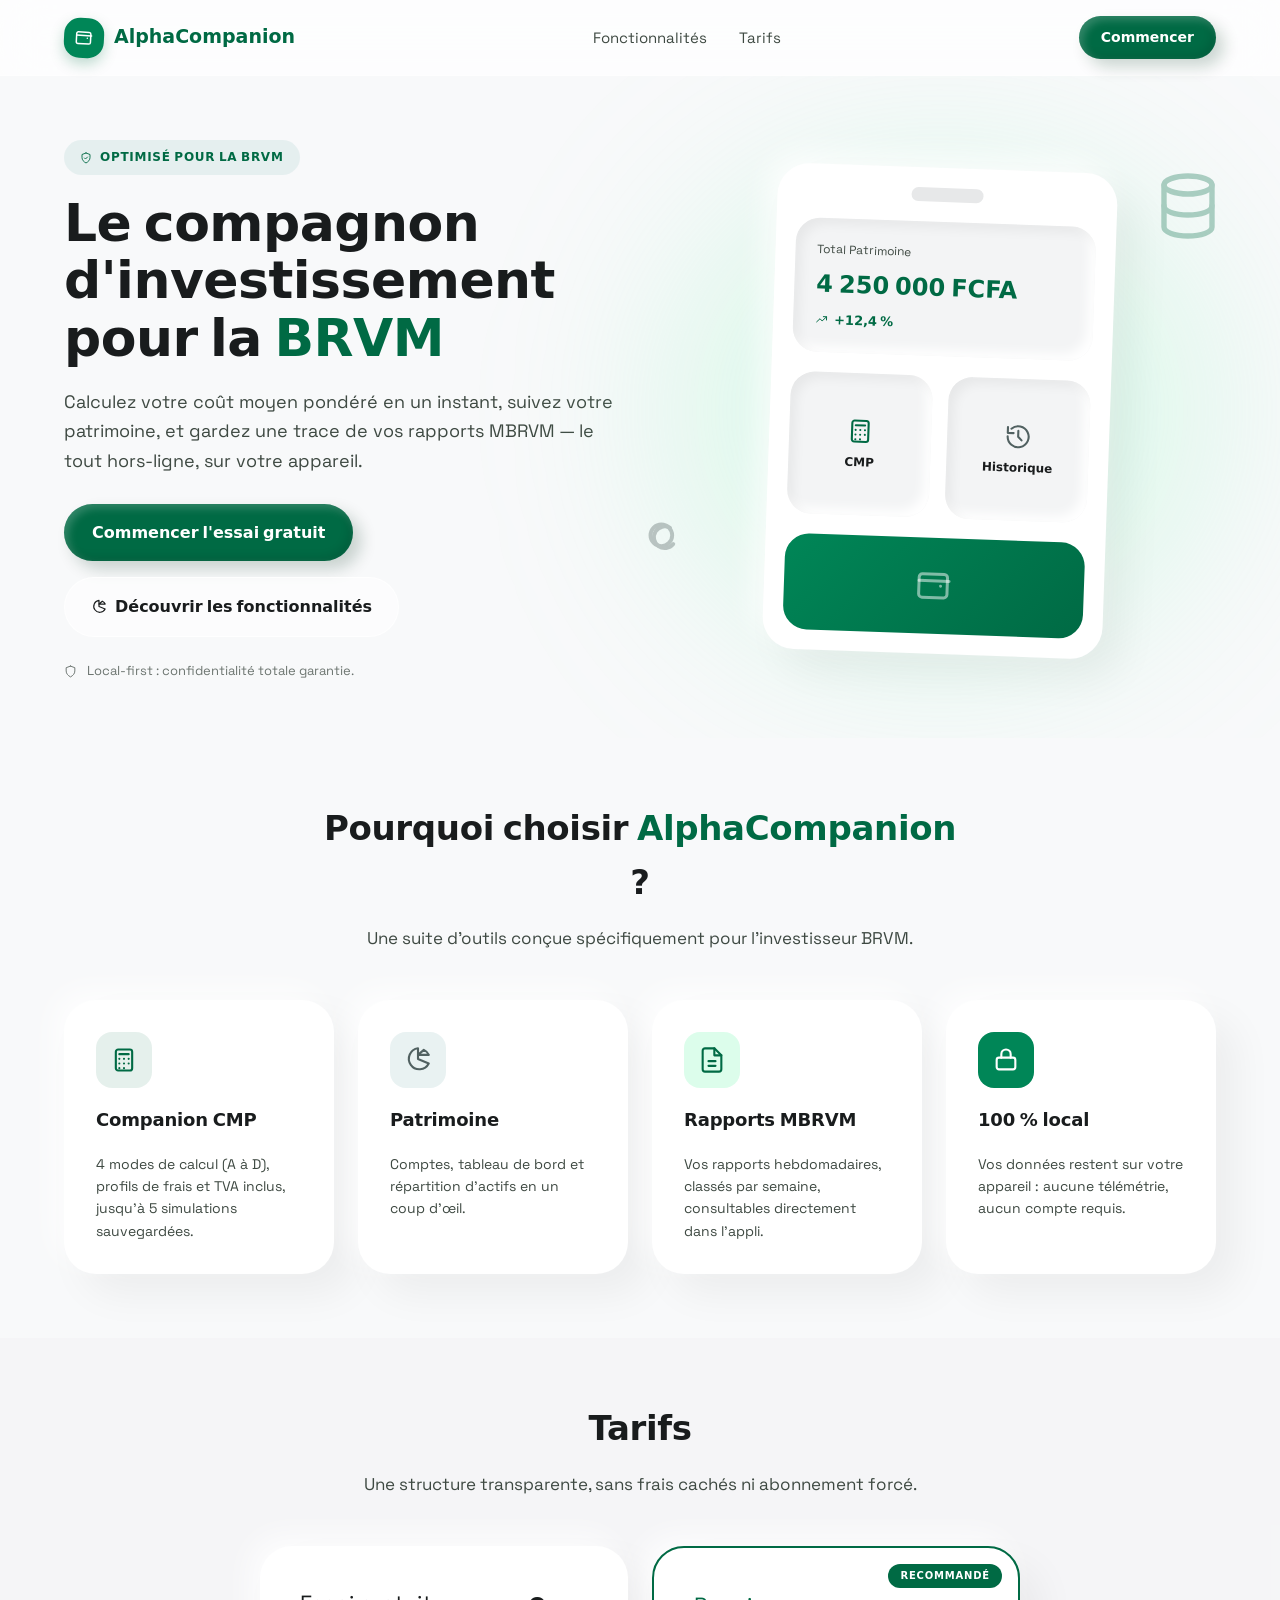
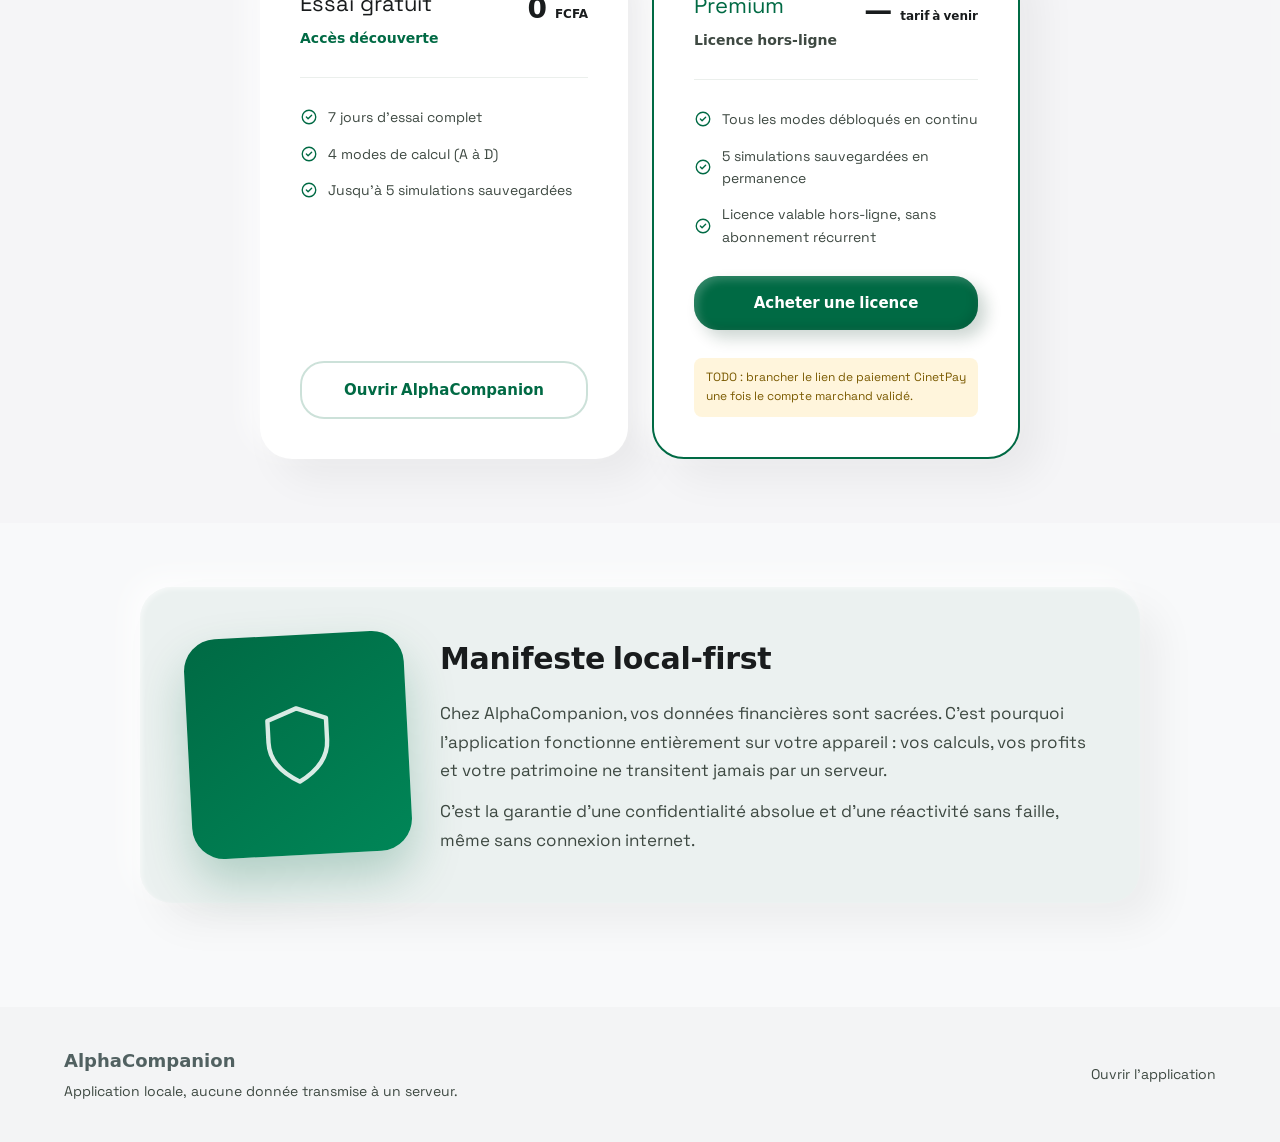
<file: index.html>
<!doctype html>
<html lang="fr">
  <head>
    <meta charset="UTF-8" />
    <link rel="icon" type="image/svg+xml" href="favicon.svg" />
    <meta name="viewport" content="width=device-width, initial-scale=1.0" />
    <meta name="theme-color" content="#006a44" />
    <meta
      name="description"
      content="AlphaCompanion — calculez votre coût moyen pondéré (CMP), suivez votre patrimoine et consultez vos rapports BRVM. Essai gratuit 7 jours."
    />
    <title>AlphaCompanion — Companion CMP &amp; Patrimoine BRVM</title>
    <link rel="stylesheet" href="style.css" />
  </head>
  <body>
    <!-- Icônes SVG maison (pas de police d'icônes externe) -->
    <svg style="display: none">
      <symbol id="icone-wallet" viewBox="0 0 24 24"><path d="M3 7a2 2 0 0 1 2-2h13a2 2 0 0 1 2 2v10a2 2 0 0 1-2 2H5a2 2 0 0 1-2-2V7Z" /><path d="M16 12h.01" /><path d="M3 9h18" /></symbol>
      <symbol id="icone-verified" viewBox="0 0 24 24"><path d="m9 12 2 2 4-4" /><path d="M12 2 4 5v6c0 5 3.4 8.5 8 11 4.6-2.5 8-6 8-11V5l-8-3Z" /></symbol>
      <symbol id="icone-shield" viewBox="0 0 24 24"><path d="M12 2 4 5v6c0 5 3.4 8.5 8 11 4.6-2.5 8-6 8-11V5l-8-3Z" /></symbol>
      <symbol id="icone-calc" viewBox="0 0 24 24"><rect x="5" y="3" width="14" height="18" rx="2" /><path d="M8 7h8M8 11h.01M12 11h.01M16 11h.01M8 15h.01M12 15h.01M16 15h.01M8 19h.01M12 19h.01" /></symbol>
      <symbol id="icone-pie" viewBox="0 0 24 24"><path d="M21.2 15a9 9 0 1 1-9.2-13v9.2Z" /><path d="M17 3.3a9 9 0 0 1 4.3 4.3H12l5-4.3Z" /></symbol>
      <symbol id="icone-doc" viewBox="0 0 24 24"><path d="M14 2H6a2 2 0 0 0-2 2v16a2 2 0 0 0 2 2h12a2 2 0 0 0 2-2V8Z" /><path d="M14 2v6h6" /><path d="M9 13h6M9 17h6" /></symbol>
      <symbol id="icone-lock" viewBox="0 0 24 24"><rect x="4" y="10" width="16" height="10" rx="2" /><path d="M8 10V7a4 4 0 0 1 8 0v3" /></symbol>
      <symbol id="icone-check" viewBox="0 0 24 24"><circle cx="12" cy="12" r="9" /><path d="m8.5 12 2.3 2.3L15.5 9.6" /></symbol>
      <symbol id="icone-trending" viewBox="0 0 24 24"><path d="m3 17 6-6 4 4 8-8" /><path d="M15 7h6v6" /></symbol>
      <symbol id="icone-history" viewBox="0 0 24 24"><path d="M3 12a9 9 0 1 0 3-6.7" /><path d="M3 4v5h5" /><path d="M12 7v5l3 3" /></symbol>
      <symbol id="icone-database" viewBox="0 0 24 24"><ellipse cx="12" cy="5" rx="8" ry="3" /><path d="M4 5v14c0 1.7 3.6 3 8 3s8-1.3 8-3V5" /><path d="M4 12c0 1.7 3.6 3 8 3s8-1.3 8-3" /></symbol>
      <symbol id="icone-coins" viewBox="0 0 24 24"><circle cx="8" cy="8" r="5" /><path d="M13.5 12A5 5 0 1 1 12 4.5" /></symbol>
    </svg>

    <header class="entete verre" id="entete">
      <div class="conteneur">
        <div class="marque">
          <span class="marque-pastille"><svg class="icone"><use href="#icone-wallet" /></svg></span>
          <span class="marque-texte">AlphaCompanion</span>
        </div>
        <nav class="nav-liens">
          <a href="#fonctionnalites">Fonctionnalités</a>
          <a href="#tarifs">Tarifs</a>
        </nav>
        <a class="clay-bouton" href="#tarifs" style="text-decoration: none; display: inline-flex; align-items: center;">Commencer</a>
      </div>
    </header>

    <main>
      <section class="hero">
        <div class="conteneur">
          <div>
            <span class="hero-pastille">
              <svg class="icone"><use href="#icone-verified" /></svg>
              Optimisé pour la BRVM
            </span>
            <h1>Le compagnon d'investissement pour la <span>BRVM</span></h1>
            <p class="hero-intro">
              Calculez votre coût moyen pondéré en un instant, suivez votre patrimoine, et gardez une trace
              de vos rapports MBRVM — le tout hors-ligne, sur votre appareil.
            </p>
            <div class="hero-cta">
              <a class="clay-bouton" href="#tarifs" style="text-decoration: none; display: inline-flex; align-items: center;">
                Commencer l'essai gratuit
              </a>
              <a class="bouton-verre" href="#fonctionnalites">
                <svg class="icone"><use href="#icone-pie" /></svg>
                Découvrir les fonctionnalités
              </a>
            </div>
            <div class="hero-note">
              <svg class="icone"><use href="#icone-shield" /></svg>
              <span>Local-first : confidentialité totale garantie.</span>
            </div>
          </div>

          <div class="hero-visuel">
            <div class="hero-visuel-lueur"></div>
            <div class="mockup clay-carte">
              <div class="mockup-encoche"></div>
              <div class="mockup-stat concave">
                <span class="mockup-stat-label">Total Patrimoine</span>
                <span class="mockup-stat-valeur">4 250 000 FCFA</span>
                <span class="mockup-stat-delta">
                  <svg class="icone"><use href="#icone-trending" /></svg>
                  +12,4 %
                </span>
              </div>
              <div class="mockup-grille">
                <div class="mockup-tuile mockup-tuile--primaire concave">
                  <svg class="icone"><use href="#icone-calc" /></svg>
                  <span>CMP</span>
                </div>
                <div class="mockup-tuile mockup-tuile--secondaire concave">
                  <svg class="icone"><use href="#icone-history" /></svg>
                  <span>Historique</span>
                </div>
              </div>
              <div class="mockup-bas">
                <svg class="icone"><use href="#icone-wallet" /></svg>
              </div>
            </div>
            <span class="deco-flottante deco-flottante--1 flotte"><svg class="icone"><use href="#icone-database" /></svg></span>
            <span class="deco-flottante deco-flottante--2 flotte"><svg class="icone"><use href="#icone-coins" /></svg></span>
          </div>
        </div>
      </section>

      <section class="section" id="fonctionnalites">
        <div class="conteneur">
          <div class="section-entete">
            <h2>Pourquoi choisir <span>AlphaCompanion</span> ?</h2>
            <p>Une suite d'outils conçue spécifiquement pour l'investisseur BRVM.</p>
          </div>
          <div class="grille-fonctionnalites">
            <div class="carte-fonctionnalite clay-carte">
              <span class="fonctionnalite-icone fonctionnalite-icone--1"><svg class="icone"><use href="#icone-calc" /></svg></span>
              <h3>Companion CMP</h3>
              <p>4 modes de calcul (A à D), profils de frais et TVA inclus, jusqu'à 5 simulations sauvegardées.</p>
            </div>
            <div class="carte-fonctionnalite clay-carte">
              <span class="fonctionnalite-icone fonctionnalite-icone--2"><svg class="icone"><use href="#icone-pie" /></svg></span>
              <h3>Patrimoine</h3>
              <p>Comptes, tableau de bord et répartition d'actifs en un coup d'œil.</p>
            </div>
            <div class="carte-fonctionnalite clay-carte">
              <span class="fonctionnalite-icone fonctionnalite-icone--3"><svg class="icone"><use href="#icone-doc" /></svg></span>
              <h3>Rapports MBRVM</h3>
              <p>Vos rapports hebdomadaires, classés par semaine, consultables directement dans l'appli.</p>
            </div>
            <div class="carte-fonctionnalite clay-carte">
              <span class="fonctionnalite-icone fonctionnalite-icone--4"><svg class="icone"><use href="#icone-lock" /></svg></span>
              <h3>100 % local</h3>
              <p>Vos données restent sur votre appareil : aucune télémétrie, aucun compte requis.</p>
            </div>
          </div>
        </div>
      </section>

      <section class="section section--tarifs" id="tarifs">
        <div class="conteneur">
          <div class="section-entete">
            <h2>Tarifs</h2>
            <p>Une structure transparente, sans frais cachés ni abonnement forcé.</p>
          </div>
          <div class="grille-tarifs">
            <div class="plan clay-carte">
              <div class="plan-entete">
                <div>
                  <div class="plan-nom">Essai gratuit</div>
                  <div class="plan-sous-titre">Accès découverte</div>
                </div>
                <div class="plan-prix">
                  <span class="plan-prix-montant">0</span>
                  <span class="plan-prix-devise">FCFA</span>
                </div>
              </div>
              <div class="plan-separateur"></div>
              <ul class="plan-liste">
                <li><svg class="icone"><use href="#icone-check" /></svg> 7 jours d'essai complet</li>
                <li><svg class="icone"><use href="#icone-check" /></svg> 4 modes de calcul (A à D)</li>
                <li><svg class="icone"><use href="#icone-check" /></svg> Jusqu'à 5 simulations sauvegardées</li>
              </ul>
              <a class="plan-cta plan-cta--secondaire" href="https://alpha-companion-i6c8.vercel.app/">Ouvrir AlphaCompanion</a>
            </div>

            <div class="plan clay-carte plan--premium">
              <span class="plan-badge">Recommandé</span>
              <div class="plan-entete">
                <div>
                  <div class="plan-nom">Premium</div>
                  <div class="plan-sous-titre">Licence hors-ligne</div>
                </div>
                <div class="plan-prix">
                  <span class="plan-prix-montant">—</span>
                  <span class="plan-prix-devise">tarif à venir</span>
                </div>
              </div>
              <div class="plan-separateur"></div>
              <ul class="plan-liste">
                <li><svg class="icone"><use href="#icone-check" /></svg> Tous les modes débloqués en continu</li>
                <li><svg class="icone"><use href="#icone-check" /></svg> 5 simulations sauvegardées en permanence</li>
                <li><svg class="icone"><use href="#icone-check" /></svg> Licence valable hors-ligne, sans abonnement récurrent</li>
              </ul>
              <a class="plan-cta clay-bouton" href="#" data-lien-paiement-todo style="text-decoration: none; display: flex; align-items: center; justify-content: center;">
                Acheter une licence
              </a>
              <p class="mention-todo">
                TODO : brancher le lien de paiement CinetPay une fois le compte marchand validé.
              </p>
            </div>
          </div>
        </div>
      </section>

      <section class="section">
        <div class="conteneur">
          <div class="manifeste clay-carte">
            <div class="manifeste-visuel">
              <svg class="icone"><use href="#icone-shield" /></svg>
            </div>
            <div class="manifeste-texte">
              <h2>Manifeste local-first</h2>
              <p>
                Chez AlphaCompanion, vos données financières sont sacrées. C'est pourquoi l'application
                fonctionne entièrement sur votre appareil : vos calculs, vos profits et votre patrimoine ne
                transitent jamais par un serveur.
              </p>
              <p>C'est la garantie d'une confidentialité absolue et d'une réactivité sans faille, même sans connexion internet.</p>
            </div>
          </div>
        </div>
      </section>
    </main>

    <footer class="pied">
      <div class="conteneur">
        <div>
          <div class="pied-marque">AlphaCompanion</div>
          <p class="pied-tagline">Application locale, aucune donnée transmise à un serveur.</p>
        </div>
        <div class="pied-liens">
          <a href="https://alpha-companion-i6c8.vercel.app/">Ouvrir l'application</a>
        </div>
      </div>
    </footer>

    <script>
      window.addEventListener('scroll', () => {
        document.getElementById('entete').classList.toggle('entete--scrolled', window.scrollY > 20)
      })
    </script>
  </body>
</html>
</file>
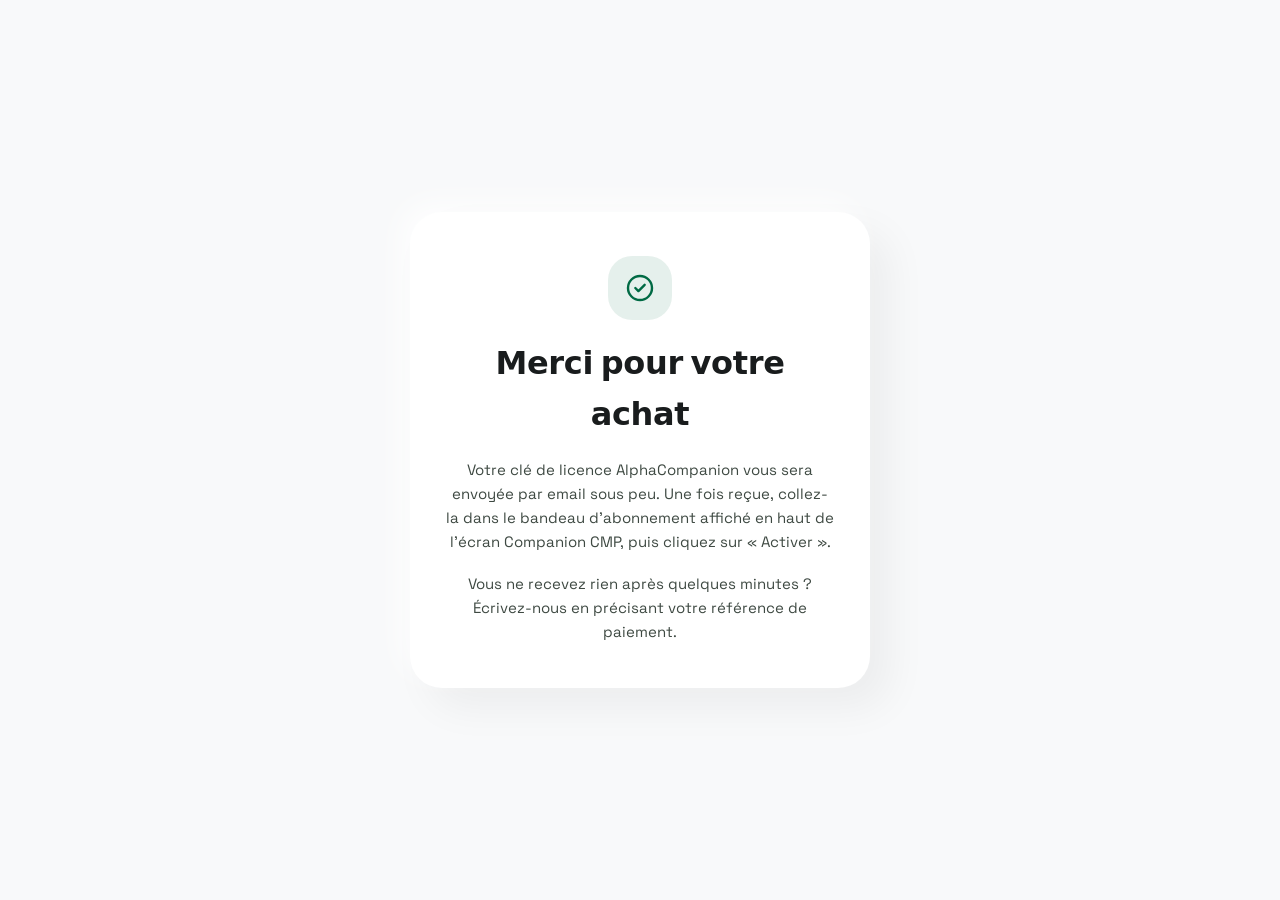
<file: merci.html>
<!doctype html>
<html lang="fr">
  <head>
    <meta charset="UTF-8" />
    <link rel="icon" type="image/svg+xml" href="favicon.svg" />
    <meta name="viewport" content="width=device-width, initial-scale=1.0" />
    <meta name="theme-color" content="#006a44" />
    <meta name="robots" content="noindex" />
    <title>Merci — AlphaCompanion</title>
    <link rel="stylesheet" href="style.css" />
  </head>
  <body>
    <svg style="display: none">
      <symbol id="icone-check" viewBox="0 0 24 24"><circle cx="12" cy="12" r="9" /><path d="m8.5 12 2.3 2.3L15.5 9.6" /></symbol>
    </svg>

    <div class="merci">
      <div class="merci-panneau clay-carte">
        <span class="merci-icone"><svg class="icone"><use href="#icone-check" /></svg></span>
        <h1>Merci pour votre achat</h1>
        <p>
          Votre clé de licence AlphaCompanion vous sera envoyée par email sous peu. Une fois reçue, collez-la
          dans le bandeau d'abonnement affiché en haut de l'écran Companion CMP, puis cliquez sur « Activer ».
        </p>
        <p>
          Vous ne recevez rien après quelques minutes&nbsp;? Écrivez-nous en précisant votre référence de
          paiement.
        </p>
      </div>
    </div>
  </body>
</html>
</file>
<file: style.css>
/* Design "Neo-Tactile Finance" (claymorphism + glassmorphism) — repris de
   stitch_alphacompanion_brvm_investment_tracker/{DESIGN.md,code.html}, réécrit en CSS
   auto-hébergé sans Tailwind CDN ni Google Fonts CDN pour rester cohérent avec le reste
   du site (aucune dépendance externe). Seule la graisse 500 existe pour Space Grotesk :
   elle sert d'alias pour le poids 400 (pas de fichier regular disponible), différence
   visuelle négligeable. */

@font-face {
  font-family: 'Space Grotesk';
  font-style: normal;
  font-weight: 400 500;
  font-display: swap;
  src: url('fonts/space-grotesk-500.woff2') format('woff2');
}
@font-face {
  font-family: 'Space Grotesk';
  font-style: normal;
  font-weight: 600;
  font-display: swap;
  src: url('fonts/space-grotesk-600.woff2') format('woff2');
}
@font-face {
  font-family: 'Space Grotesk';
  font-style: normal;
  font-weight: 700;
  font-display: swap;
  src: url('fonts/space-grotesk-700.woff2') format('woff2');
}

:root {
  --surface: #f8f9fa;
  --surface-container-lowest: #ffffff;
  --surface-container-low: #f3f4f5;
  --surface-container: #edeeef;
  --surface-container-high: #e7e8e9;
  --on-surface: #191c1d;
  --on-surface-variant: #3e4942;
  --outline-variant: #bdcabf;
  --primary: #006a44;
  --primary-container: #008657;
  --on-primary: #ffffff;
  --primary-fixed: #8df8be;
  --secondary: #516161;
  --secondary-container: #d4e6e5;

  --font: 'Space Grotesk', ui-sans-serif, system-ui, sans-serif;

  --rayon-sm: 0.5rem;
  --rayon-md: 1rem;
  --rayon-lg: 1.5rem;
  --rayon-xl: 2rem;
}

* {
  box-sizing: border-box;
}

body {
  margin: 0;
  font: 16px/1.6 var(--font);
  font-weight: 400;
  color: var(--on-surface);
  background: var(--surface);
  -webkit-font-smoothing: antialiased;
}

h1, h2, h3 {
  font-family: var(--font);
  font-weight: 700;
  margin: 0;
  letter-spacing: -0.01em;
}

p {
  margin: 0;
}

a {
  color: inherit;
}

button {
  font-family: inherit;
  cursor: pointer;
}

.conteneur {
  max-width: 1200px;
  margin: 0 auto;
  padding: 0 24px;
}

.icone {
  width: 1em;
  height: 1em;
  fill: none;
  stroke: currentColor;
  stroke-width: 1.8;
  stroke-linecap: round;
  stroke-linejoin: round;
  flex-shrink: 0;
}

/* ---------- Claymorphism / glassmorphism (cf. DESIGN.md § Élévation & profondeur) ---------- */
.clay-bouton {
  background: var(--primary);
  border-radius: var(--rayon-xl);
  border: none;
  color: var(--on-primary);
  box-shadow:
    8px 8px 16px rgba(0, 50, 32, 0.2),
    -4px -4px 10px rgba(255, 255, 255, 0.1),
    inset 4px 4px 8px rgba(255, 255, 255, 0.2),
    inset -4px -4px 8px rgba(0, 0, 0, 0.1);
  transition: all 0.2s cubic-bezier(0.175, 0.885, 0.32, 1.275);
}

.clay-bouton:hover {
  transform: translateY(-2px);
  box-shadow:
    4px 4px 8px rgba(0, 50, 32, 0.2),
    inset 2px 2px 4px rgba(255, 255, 255, 0.2);
}

.clay-bouton:active {
  transform: scale(0.96);
  box-shadow:
    inset 4px 4px 12px rgba(0, 0, 0, 0.2),
    inset -2px -2px 6px rgba(255, 255, 255, 0.1);
}

.clay-carte {
  background: var(--surface-container-lowest);
  border-radius: var(--rayon-xl);
  box-shadow:
    20px 20px 40px rgba(0, 0, 0, 0.05),
    -10px -10px 30px rgba(255, 255, 255, 0.8),
    inset 2px 2px 5px rgba(255, 255, 255, 0.5);
  transition: transform 0.3s ease;
}

.concave {
  background: var(--surface-container-low);
  border-radius: var(--rayon-lg);
  box-shadow:
    inset 6px 6px 12px rgba(0, 0, 0, 0.05),
    inset -6px -6px 12px rgba(255, 255, 255, 1);
}

.verre {
  backdrop-filter: blur(24px);
  -webkit-backdrop-filter: blur(24px);
  background: rgba(255, 255, 255, 0.7);
}

@keyframes flotter {
  0%, 100% { transform: translateY(0) rotate(0deg); }
  50% { transform: translateY(-14px) rotate(3deg); }
}

.flotte {
  animation: flotter 4s ease-in-out infinite;
}

/* ---------- En-tête ---------- */
.entete {
  position: fixed;
  top: 0;
  left: 0;
  right: 0;
  z-index: 50;
  height: 76px;
  border-bottom: 1px solid rgba(255, 255, 255, 0.4);
  transition: box-shadow 0.3s ease;
}

.entete.entete--scrolled {
  box-shadow: 0 4px 20px rgba(25, 28, 29, 0.06);
}

.entete .conteneur {
  height: 100%;
  display: flex;
  align-items: center;
  justify-content: space-between;
}

.marque {
  display: flex;
  align-items: center;
  gap: 10px;
}

.marque-pastille {
  width: 40px;
  height: 40px;
  border-radius: var(--rayon-md);
  background: var(--primary-container);
  color: #fff;
  display: flex;
  align-items: center;
  justify-content: center;
  transform: rotate(3deg);
  box-shadow: 0 6px 14px rgba(0, 106, 68, 0.25);
  font-size: 20px;
}

.marque-texte {
  font-weight: 700;
  font-size: 19px;
  color: var(--primary);
}

.nav-liens {
  display: flex;
  align-items: center;
  gap: 32px;
}

.nav-liens a {
  font-size: 15px;
  color: var(--on-surface-variant);
  text-decoration: none;
  transition: color 0.2s ease;
}

.nav-liens a:hover {
  color: var(--primary);
}

.entete .clay-bouton {
  padding: 10px 22px;
  font-size: 14px;
  font-weight: 700;
}

@media (max-width: 720px) {
  .nav-liens {
    display: none;
  }
}

/* ---------- Hero ---------- */
main {
  padding-top: 76px;
}

.hero {
  padding: 64px 0 56px;
  position: relative;
  overflow: hidden;
}

.hero .conteneur {
  display: grid;
  grid-template-columns: 1fr;
  gap: 48px;
  align-items: center;
}

@media (min-width: 960px) {
  .hero .conteneur {
    grid-template-columns: 1fr 1fr;
  }
}

.hero-pastille {
  display: inline-flex;
  align-items: center;
  gap: 8px;
  padding: 8px 16px;
  border-radius: 999px;
  background: rgba(212, 230, 229, 0.5);
  color: var(--primary);
  font-size: 12px;
  font-weight: 600;
  letter-spacing: 0.06em;
  text-transform: uppercase;
  width: fit-content;
}

.hero h1 {
  margin-top: 20px;
  font-size: clamp(32px, 4.5vw, 52px);
  line-height: 1.1;
  max-width: 22ch;
}

.hero h1 span {
  color: var(--primary);
}

.hero-intro {
  margin-top: 20px;
  font-size: 18px;
  line-height: 1.65;
  color: var(--on-surface-variant);
  max-width: 46ch;
}

.hero-cta {
  display: flex;
  flex-wrap: wrap;
  gap: 16px;
  margin-top: 28px;
}

.hero-cta .clay-bouton {
  padding: 16px 28px;
  font-size: 16px;
  font-weight: 700;
}

.bouton-verre {
  display: inline-flex;
  align-items: center;
  gap: 8px;
  padding: 16px 26px;
  border-radius: 999px;
  background: rgba(255, 255, 255, 0.5);
  border: 1px solid rgba(255, 255, 255, 0.8);
  font-weight: 700;
  font-size: 16px;
  text-decoration: none;
  color: var(--on-surface);
  transition: background 0.2s ease;
}

.bouton-verre:hover {
  background: #fff;
}

.hero-note {
  display: flex;
  align-items: center;
  gap: 10px;
  margin-top: 24px;
  color: var(--on-surface-variant);
  opacity: 0.75;
  font-size: 13px;
}

/* ---------- Visuel hero (mockup mobile en clay, sans photo) ---------- */
.hero-visuel {
  position: relative;
  display: flex;
  justify-content: center;
}

.hero-visuel-lueur {
  position: absolute;
  inset: 0;
  background: rgba(141, 248, 190, 0.25);
  filter: blur(90px);
  border-radius: 999px;
}

.mockup {
  position: relative;
  width: 100%;
  max-width: 340px;
  padding: 20px;
  display: flex;
  flex-direction: column;
  gap: 20px;
  transform: rotate(2deg);
}

.mockup-encoche {
  width: 72px;
  height: 14px;
  border-radius: 999px;
  background: var(--surface-container-high);
  align-self: center;
}

.mockup-stat {
  padding: 22px;
  display: flex;
  flex-direction: column;
  gap: 6px;
}

.mockup-stat-label {
  font-size: 12px;
  color: var(--on-surface-variant);
}

.mockup-stat-valeur {
  font-size: 24px;
  font-weight: 700;
  color: var(--primary);
}

.mockup-stat-delta {
  display: flex;
  align-items: center;
  gap: 6px;
  color: var(--primary);
  font-weight: 700;
  font-size: 13px;
}

.mockup-grille {
  display: grid;
  grid-template-columns: 1fr 1fr;
  gap: 16px;
}

.mockup-tuile {
  aspect-ratio: 1;
  display: flex;
  flex-direction: column;
  align-items: center;
  justify-content: center;
  gap: 8px;
  font-size: 12px;
  font-weight: 600;
}

.mockup-tuile .icone {
  font-size: 28px;
}

.mockup-tuile--primaire .icone {
  color: var(--primary);
}

.mockup-tuile--secondaire .icone {
  color: var(--secondary);
}

.mockup-bas {
  border-radius: var(--rayon-lg);
  background: linear-gradient(135deg, var(--primary-container), var(--primary));
  height: 96px;
  display: flex;
  align-items: center;
  justify-content: center;
  color: rgba(255, 255, 255, 0.5);
}

.mockup-bas .icone {
  font-size: 40px;
}

.deco-flottante {
  position: absolute;
  color: var(--primary);
  opacity: 0.3;
}

.deco-flottante--1 {
  top: -8px;
  right: -8px;
  font-size: 72px;
}

.deco-flottante--2 {
  bottom: 60px;
  left: -20px;
  font-size: 52px;
  color: var(--secondary);
  opacity: 0.35;
}

/* ---------- Fonctionnalités ---------- */
.section {
  padding: 64px 0;
}

.section-entete {
  text-align: center;
  max-width: 640px;
  margin: 0 auto 48px;
}

.section-entete h2 {
  font-size: clamp(26px, 3.5vw, 34px);
}

.section-entete h2 span {
  color: var(--primary);
}

.section-entete p {
  margin-top: 14px;
  color: var(--on-surface-variant);
  font-size: 17px;
}

.grille-fonctionnalites {
  display: grid;
  grid-template-columns: repeat(auto-fit, minmax(220px, 1fr));
  gap: 24px;
}

.carte-fonctionnalite {
  padding: 32px;
  display: flex;
  flex-direction: column;
  gap: 18px;
  align-items: flex-start;
}

.carte-fonctionnalite:hover {
  transform: translateY(-8px);
}

.fonctionnalite-icone {
  width: 56px;
  height: 56px;
  border-radius: var(--rayon-md);
  display: flex;
  align-items: center;
  justify-content: center;
  font-size: 28px;
}

.fonctionnalite-icone--1 {
  background: rgba(0, 106, 68, 0.1);
  color: var(--primary);
}

.fonctionnalite-icone--2 {
  background: rgba(212, 230, 229, 0.5);
  color: var(--secondary);
}

.fonctionnalite-icone--3 {
  background: rgba(141, 248, 190, 0.3);
  color: var(--primary);
}

.fonctionnalite-icone--4 {
  background: var(--primary-container);
  color: #fff;
}

.carte-fonctionnalite h3 {
  font-size: 18px;
}

.carte-fonctionnalite p {
  color: var(--on-surface-variant);
  font-size: 14px;
  line-height: 1.6;
}

/* ---------- Tarifs ---------- */
.section--tarifs {
  background: rgba(243, 244, 245, 0.6);
  position: relative;
  overflow: hidden;
}

.grille-tarifs {
  display: grid;
  grid-template-columns: repeat(auto-fit, minmax(260px, 1fr));
  gap: 24px;
  max-width: 760px;
  margin: 0 auto;
}

.plan {
  padding: 40px;
  display: flex;
  flex-direction: column;
  gap: 28px;
  position: relative;
}

.plan--premium {
  border: 2px solid var(--primary);
}

.plan-badge {
  position: absolute;
  top: 16px;
  right: 16px;
  background: var(--primary);
  color: #fff;
  font-size: 10px;
  font-weight: 700;
  padding: 4px 12px;
  border-radius: 999px;
  text-transform: uppercase;
  letter-spacing: 0.08em;
}

.plan-entete {
  display: flex;
  justify-content: space-between;
  align-items: flex-start;
  gap: 12px;
}

.plan-nom {
  font-size: 22px;
}

.plan--premium .plan-nom {
  color: var(--primary);
}

.plan-sous-titre {
  margin-top: 6px;
  font-weight: 600;
  font-size: 14px;
  color: var(--primary);
}

.plan--premium .plan-sous-titre {
  color: var(--on-surface-variant);
}

.plan-prix {
  text-align: right;
  white-space: nowrap;
}

.plan-prix-montant {
  font-size: 28px;
  font-weight: 700;
}

.plan-prix-devise {
  font-size: 12px;
  font-weight: 600;
  margin-left: 4px;
}

.plan-separateur {
  height: 1px;
  background: var(--outline-variant);
  opacity: 0.3;
}

.plan-liste {
  list-style: none;
  margin: 0;
  padding: 0;
  display: flex;
  flex-direction: column;
  gap: 14px;
}

.plan-liste li {
  display: flex;
  align-items: center;
  gap: 10px;
  font-size: 14px;
  color: var(--on-surface-variant);
}

.plan-liste .icone {
  color: var(--primary);
  font-size: 18px;
}

.plan-cta {
  margin-top: auto;
  text-align: center;
  padding: 15px;
  border-radius: var(--rayon-lg);
  font-weight: 700;
  font-size: 15px;
  text-decoration: none;
}

.plan-cta--secondaire {
  border: 2px solid rgba(0, 106, 68, 0.2);
  color: var(--primary);
  background: transparent;
  transition: background 0.2s ease;
}

.plan-cta--secondaire:hover {
  background: rgba(0, 106, 68, 0.05);
}

.mention-todo {
  font-size: 12px;
  color: #7a5a00;
  background: rgba(255, 200, 60, 0.18);
  padding: 10px 12px;
  border-radius: var(--rayon-sm);
}

/* ---------- Manifeste local-first ---------- */
.manifeste {
  padding: 32px;
  display: flex;
  flex-direction: column;
  gap: 32px;
  align-items: center;
  background: rgba(0, 106, 68, 0.05);
  max-width: 1000px;
  margin: 0 auto;
}

@media (min-width: 800px) {
  .manifeste {
    flex-direction: row;
    padding: 48px;
  }
}

.manifeste-visuel {
  flex-shrink: 0;
  width: 100%;
  max-width: 220px;
  aspect-ratio: 1;
  border-radius: var(--rayon-xl);
  background: linear-gradient(145deg, var(--primary), var(--primary-container));
  display: flex;
  align-items: center;
  justify-content: center;
  color: rgba(255, 255, 255, 0.85);
  transform: rotate(-3deg);
  box-shadow: 0 24px 48px rgba(0, 106, 68, 0.25);
}

.manifeste-visuel .icone {
  font-size: 88px;
  stroke-width: 1.2;
}

.manifeste-texte h2 {
  font-size: clamp(24px, 3vw, 30px);
}

.manifeste-texte p {
  margin-top: 16px;
  color: var(--on-surface-variant);
  font-size: 17px;
  line-height: 1.7;
}

.manifeste-texte p + p {
  margin-top: 12px;
}

/* ---------- Pied de page ---------- */
.pied {
  background: var(--surface-container-low);
  padding: 40px 0;
  margin-top: 40px;
}

.pied .conteneur {
  display: flex;
  flex-direction: column;
  gap: 16px;
  align-items: center;
  text-align: center;
}

@media (min-width: 720px) {
  .pied .conteneur {
    flex-direction: row;
    justify-content: space-between;
    text-align: left;
  }
}

.pied-marque {
  font-weight: 700;
  font-size: 18px;
  color: var(--secondary);
}

.pied-tagline {
  margin-top: 4px;
  font-size: 14px;
  color: var(--on-surface-variant);
}

.pied-liens {
  display: flex;
  gap: 24px;
  font-size: 14px;
}

.pied-liens a {
  color: var(--on-surface-variant);
  text-decoration: none;
}

.pied-liens a:hover {
  color: var(--primary);
}

/* ---------- Page merci ---------- */
.merci {
  min-height: 100svh;
  display: flex;
  align-items: center;
  justify-content: center;
  padding: 24px;
}

.merci-panneau {
  max-width: 460px;
  padding: 44px 36px;
  display: flex;
  flex-direction: column;
  gap: 18px;
  text-align: center;
}

.merci-icone {
  width: 64px;
  height: 64px;
  border-radius: var(--rayon-lg);
  background: rgba(0, 106, 68, 0.1);
  color: var(--primary);
  display: flex;
  align-items: center;
  justify-content: center;
  margin: 0 auto;
  font-size: 32px;
}

.merci-panneau p {
  color: var(--on-surface-variant);
  font-size: 15px;
  line-height: 1.6;
}
</file>
